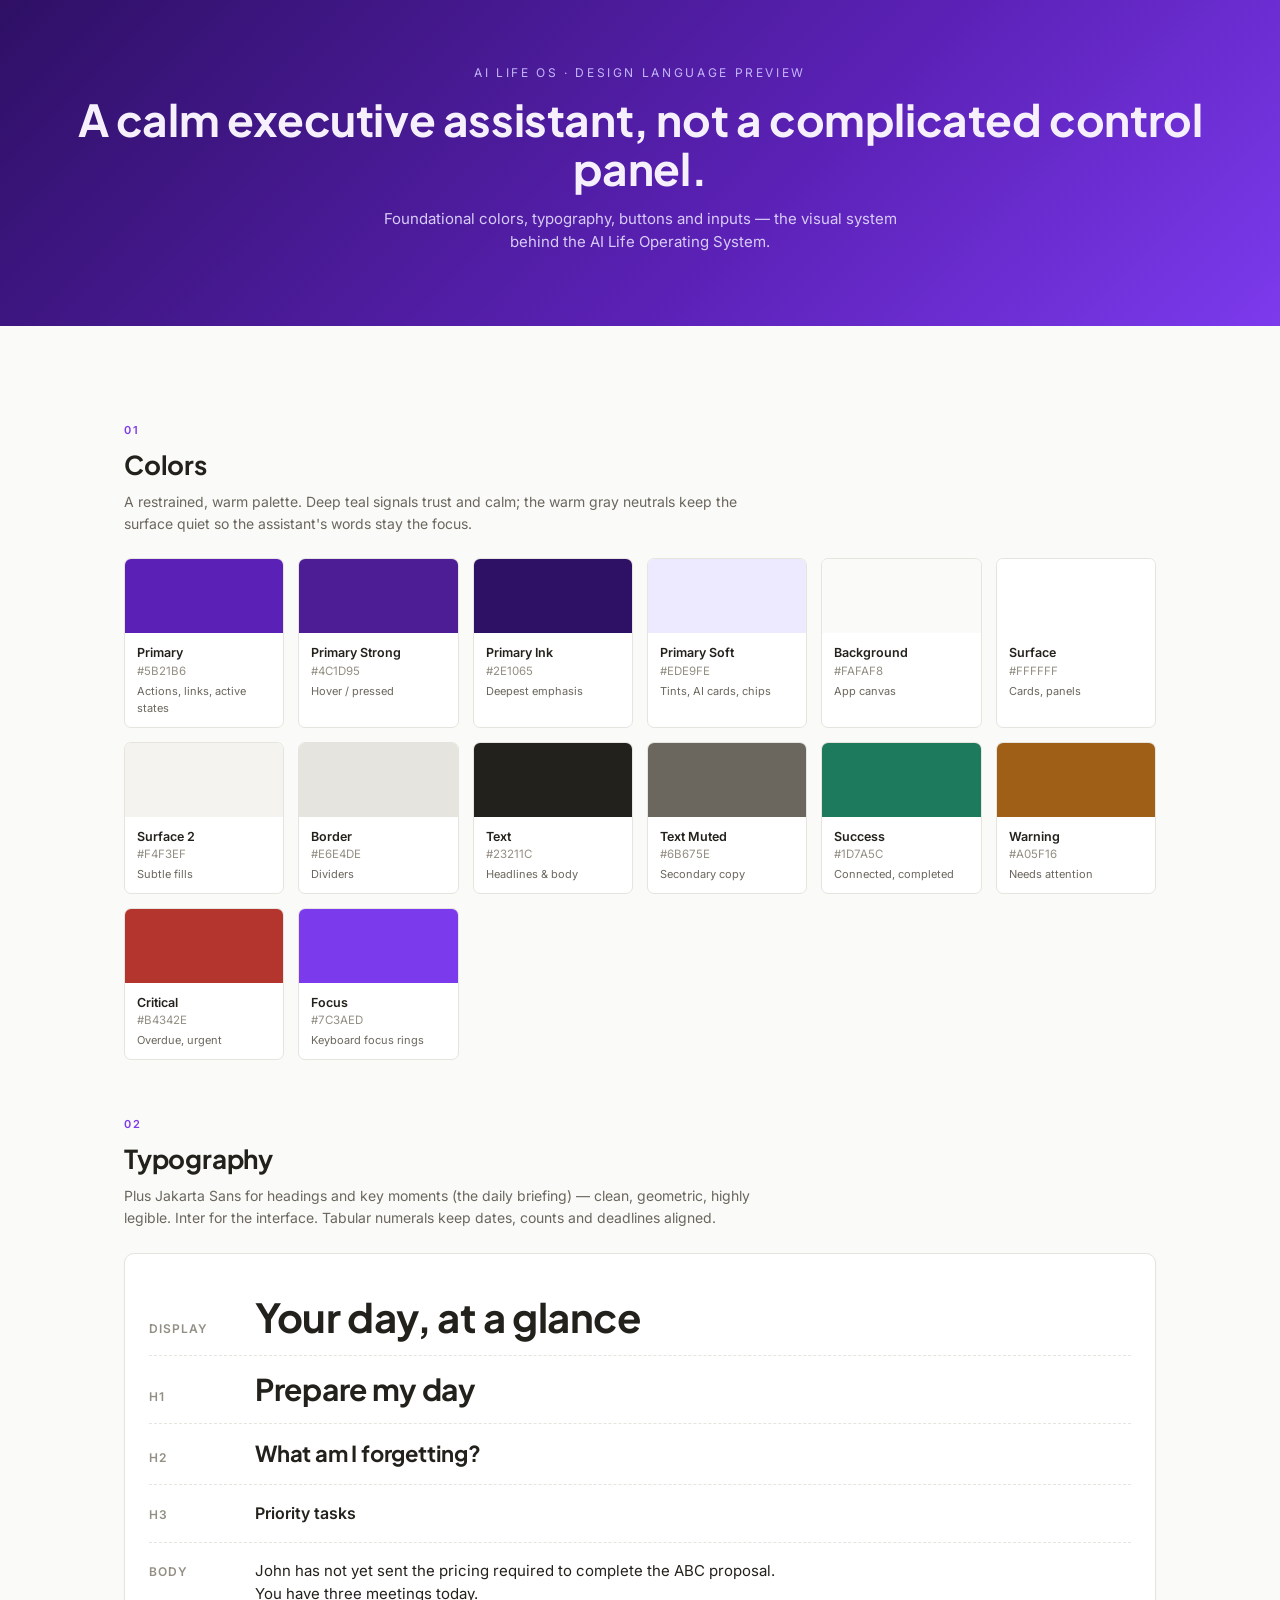
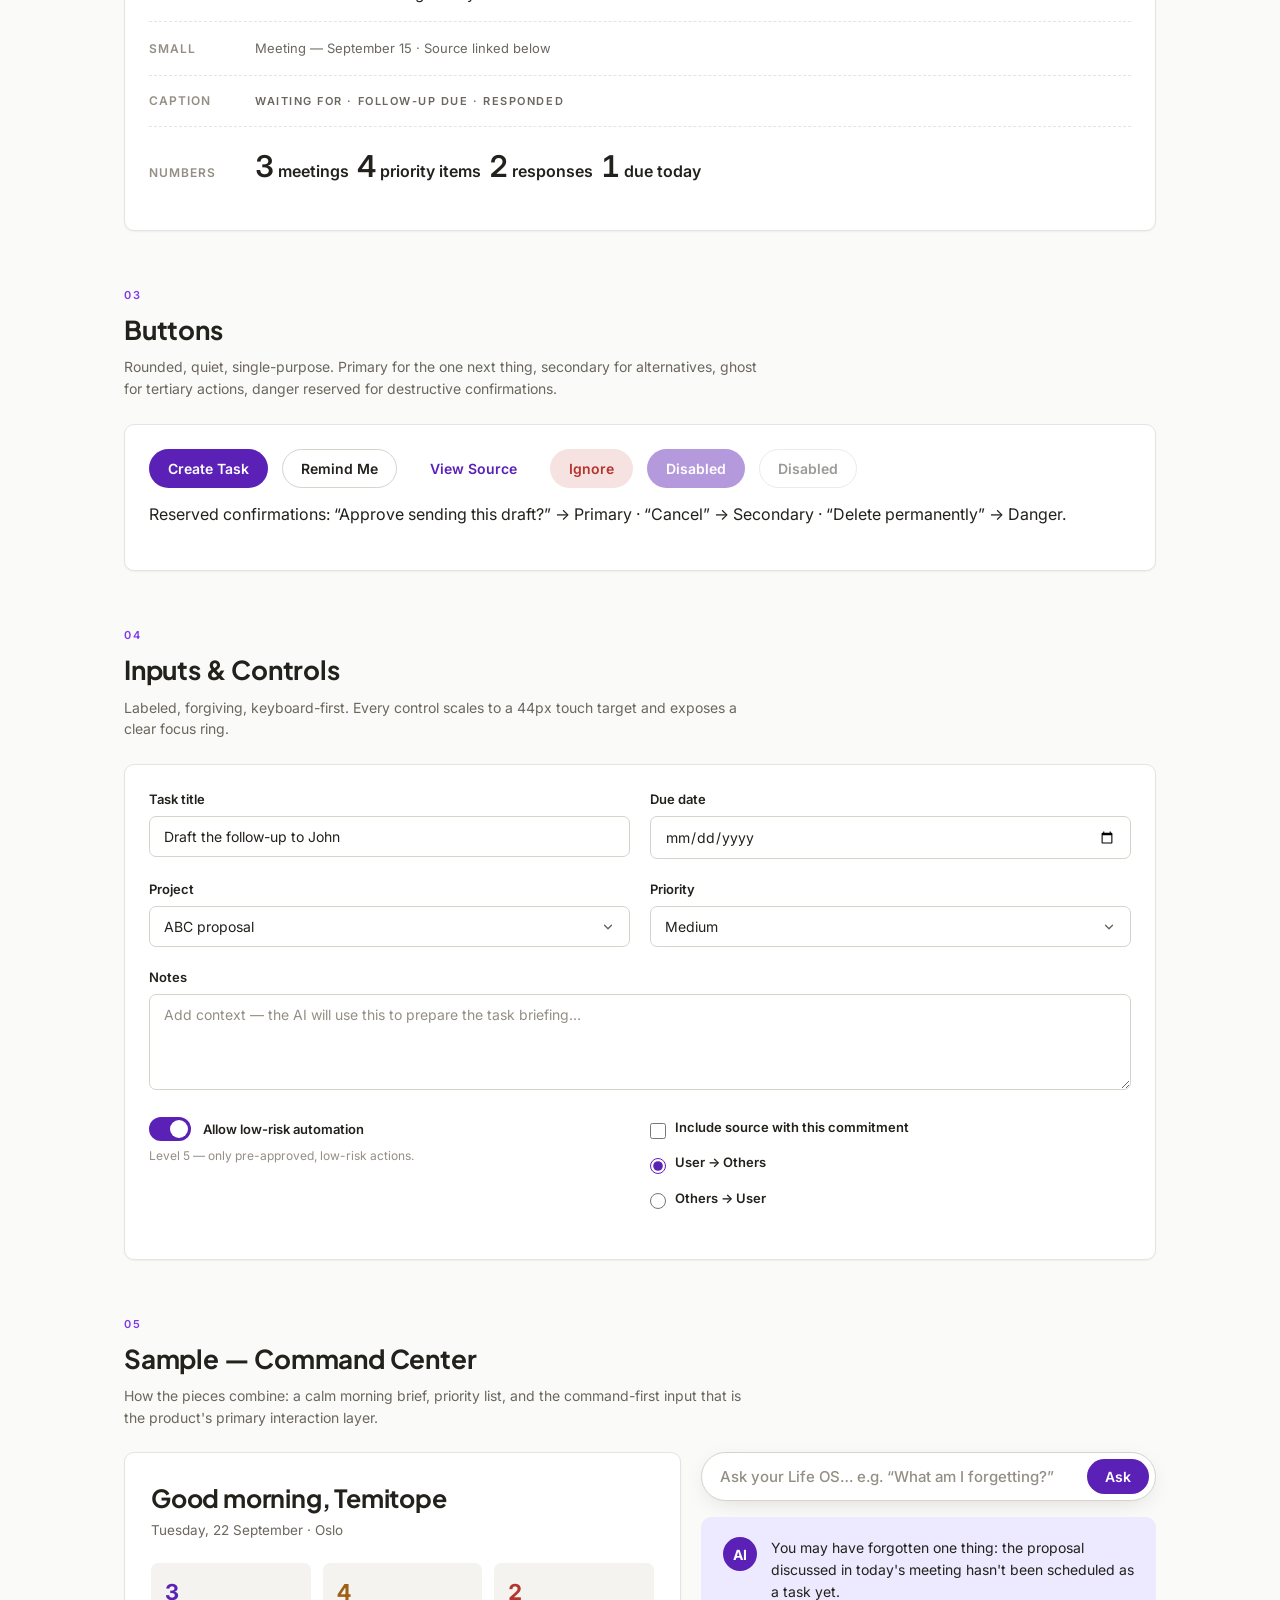
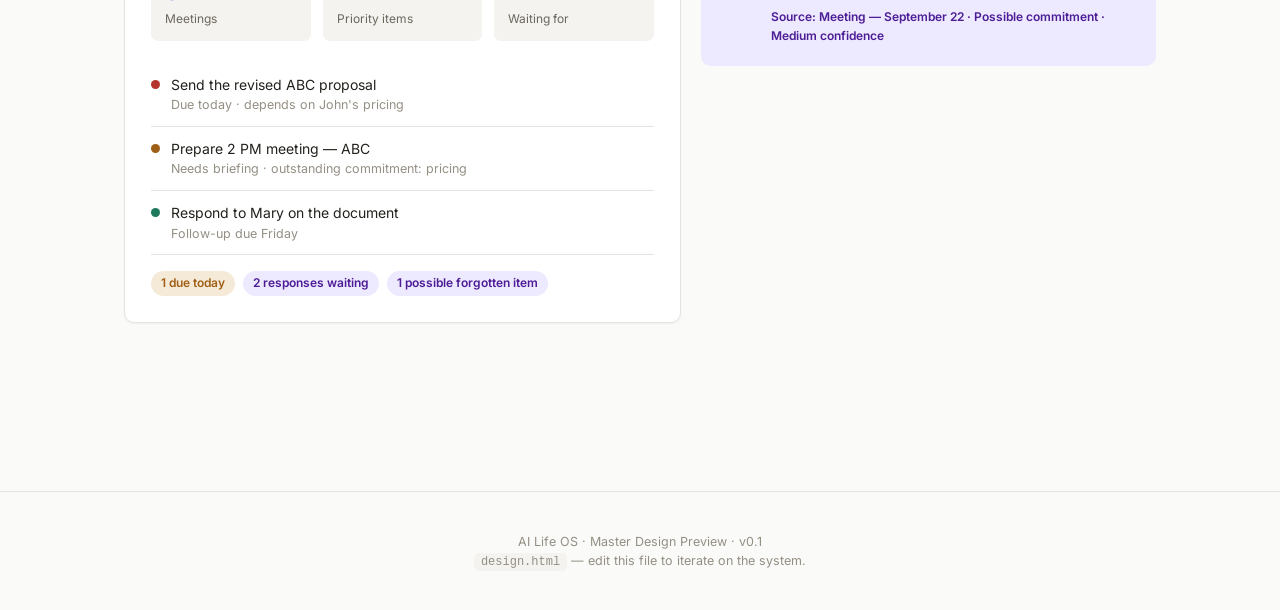
<file: design.html>
<!DOCTYPE html>
<html lang="en">
<head>
<meta charset="UTF-8">
<meta name="viewport" content="width=device-width, initial-scale=1.0">
<title>AI Life OS — Design System Preview</title>
<link rel="preconnect" href="https://fonts.googleapis.com">
<link rel="preconnect" href="https://fonts.gstatic.com" crossorigin>
<link href="https://fonts.googleapis.com/css2?family=Inter:wght@400;500;600;700&family=Plus+Jakarta+Sans:wght@500;600;700&display=swap" rel="stylesheet">
<style>
  :root {
    /* Brand */
    --primary:        #5b21b6;
    --primary-strong: #4c1d95;
    --primary-soft:   #ede9fe;
    --primary-ink:    #2e1065;

    /* Neutrals — warm, calm gray */
    --bg:        #fafaf8;
    --surface:   #ffffff;
    --surface-2: #f4f3ef;
    --border:    #e6e4de;
    --border-2:  #d6d3cb;
    --text:      #23211c;
    --text-mut:  #6b675e;
    --text-faint:#948f84;

    /* Semantic */
    --success:  #1d7a5c;
    --success-soft: #e2f1ea;
    --warning:  #a05f16;
    --warning-soft: #f5ead8;
    --danger:   #b4342e;
    --danger-soft: #f6e3e1;
    --focus:    #7c3aed;

    /* Type */
    --sans: 'Inter', system-ui, -apple-system, 'Segoe UI', Roboto, sans-serif;
    --display: 'Plus Jakarta Sans', 'Inter', system-ui, -apple-system, 'Segoe UI', Roboto, sans-serif;

    --radius: 10px;
    --radius-sm: 7px;
    --shadow-sm: 0 1px 2px rgba(20, 15, 5, .05);
    --shadow-md: 0 6px 24px -8px rgba(20, 15, 5, .16);
    --sp: 16px;
  }

  * { box-sizing: border-box; margin: 0; padding: 0; }

  body {
    font-family: var(--sans);
    background: var(--bg);
    color: var(--text);
    line-height: 1.55;
    -webkit-font-smoothing: antialiased;
  }

  /* ---------- Layout ---------- */
  header.hero {
    background: linear-gradient(135deg, #2e1065 0%, var(--primary) 60%, #7c3aed 100%);
    color: #f5f0fc;
    padding: 64px 24px 72px;
    text-align: center;
  }
  header.hero .eyebrow {
    font-size: 12px;
    letter-spacing: .22em;
    text-transform: uppercase;
    color: #c4b5fd;
    margin-bottom: 12px;
  }
  header.hero h1 {
    font-family: var(--display);
    font-weight: 700;
    font-size: clamp(28px, 4.2vw, 44px);
    line-height: 1.12;
    letter-spacing: -0.4px;
  }
  header.hero p {
    margin-top: 14px;
    font-size: 15px;
    color: #d8ccf6;
    max-width: 560px;
    margin-inline: auto;
  }

  main { max-width: 1080px; margin: 0 auto; padding: 40px 24px 96px; }

  section { margin-top: 56px; }
  .section-head { margin-bottom: 24px; }
  .section-head .kicker {
    font-size: 11px;
    font-weight: 600;
    letter-spacing: .18em;
    text-transform: uppercase;
    color: var(--focus);
  }
  .section-head h2 {
    font-family: var(--display);
    font-weight: 700;
    font-size: 26px;
    margin-top: 6px;
    letter-spacing: -0.2px;
  }
  .section-head p { color: var(--text-mut); font-size: 14px; margin-top: 6px; max-width: 640px; }

  .card {
    background: var(--surface);
    border: 1px solid var(--border);
    border-radius: var(--radius);
    box-shadow: var(--shadow-sm);
  }
  .card-pad { padding: 24px; }

  /* ---------- Colors ---------- */
  .palette { display: grid; grid-template-columns: repeat(auto-fill, minmax(158px, 1fr)); gap: 14px; }
  .swatch { border: 1px solid var(--border); border-radius: var(--radius-sm); overflow: hidden; background: var(--surface); }
  .swatch .tile { height: 74px; }
  .swatch .meta { padding: 10px 12px; }
  .swatch .meta .name { font-size: 12.5px; font-weight: 600; }
  .swatch .meta .hex { font-size: 11.5px; color: var(--text-faint); font-variant-ligatures: none; }
  .swatch .meta .use { font-size: 11px; color: var(--text-mut); margin-top: 2px; }

  /* ---------- Typography ---------- */
  .type-row { display: grid; grid-template-columns: 88px 1fr; gap: 18px; align-items: baseline; padding: 16px 0; border-bottom: 1px dashed var(--border); }
  .type-row:last-child { border-bottom: none; }
  .type-row .label { font-size: 12px; color: var(--text-faint); font-weight: 600; text-transform: uppercase; letter-spacing: .08em; }
  .t-display { font-family: var(--display); font-size: 40px; line-height: 1.14; font-weight: 700; letter-spacing: -0.4px; }
  .t-h1 { font-family: var(--display); font-size: 30px; line-height: 1.16; font-weight: 700; letter-spacing: -0.3px; }
  .t-h2 { font-family: var(--display); font-size: 22px; line-height: 1.2; font-weight: 700; letter-spacing: -0.2px; }
  .t-h3 { font-family: var(--sans); font-size: 16px; font-weight: 600; }
  .t-body { font-size: 15px; max-width: 58ch; }
  .t-small { font-size: 13px; color: var(--text-mut); }
  .t-cap { font-size: 11px; letter-spacing: .14em; text-transform: uppercase; color: var(--text-mut); font-weight: 600; }
  .t-num { font-family: var(--sans); font-weight: 600; font-variant-numeric: tabular-nums; }
  .t-num.big { font-size: 30px; }

  /* ---------- Buttons ---------- */
  .btn-grid { display: flex; flex-wrap: wrap; gap: 14px; align-items: center; }
  .btn {
    display: inline-flex; align-items: center; gap: 8px;
    font-family: var(--sans); font-size: 14px; font-weight: 600;
    padding: 10px 18px; border-radius: 999px; border: 1px solid transparent;
    cursor: pointer; transition: background .15s ease, border-color .15s ease, color .15s ease, box-shadow .15s ease;
    text-decoration: none;
  }
  .btn:focus-visible { outline: 2px solid var(--focus); outline-offset: 2px; }
  .btn-primary { background: var(--primary); color: #fff; }
  .btn-primary:hover { background: var(--primary-strong); }
  .btn-primary:active { background: var(--primary-ink); }
  .btn-secondary { background: var(--surface); color: var(--text); border-color: var(--border-2); }
  .btn-secondary:hover { border-color: var(--text-faint); background: var(--surface-2); }
  .btn-ghost { background: transparent; color: var(--primary); }
  .btn-ghost:hover { background: var(--primary-soft); }
  .btn-danger { background: var(--danger-soft); color: var(--danger); }
  .btn-danger:hover { background: #f0d4d1; }
  .btn[disabled] { opacity: .45; cursor: not-allowed; box-shadow: none; }

  /* ---------- Inputs ---------- */
  .field { margin-bottom: 20px; }
  .field label { display: block; font-size: 13px; font-weight: 600; margin-bottom: 7px; }
  .field .hint { font-size: 12px; color: var(--text-faint); margin-top: 6px; }
  .input, .select, .textarea {
    width: 100%;
    font-family: var(--sans); font-size: 14px; color: var(--text);
    background: var(--surface);
    border: 1px solid var(--border-2);
    border-radius: var(--radius-sm);
    padding: 11px 14px;
    transition: border-color .15s ease, box-shadow .15s ease;
  }
  .input::placeholder, .textarea::placeholder { color: var(--text-faint); }
  .input:hover, .select:hover, .textarea:hover { border-color: var(--text-faint); }
  .input:focus, .select:focus, .textarea:focus { outline: none; border-color: var(--focus); box-shadow: 0 0 0 3px rgba(124,58,237,.16); }
  .select { appearance: none; background-image: url("data:image/svg+xml,%3Csvg xmlns='http://www.w3.org/2000/svg' width='14' height='14' viewBox='0 0 24 24' fill='none' stroke='%236b675e' stroke-width='2.4' stroke-linecap='round' stroke-linejoin='round'%3E%3Cpolyline points='6 9 12 15 18 9'/%3E%3C/svg%3E"); background-repeat: no-repeat; background-position: right 14px center; padding-right: 40px; }
  .textarea { min-height: 96px; resize: vertical; }
  .form-grid { display: grid; grid-template-columns: 1fr 1fr; gap: 0 20px; }
  .full { grid-column: 1 / -1; }
  @media (max-width: 640px) { .form-grid { grid-template-columns: 1fr; } }

  /* Toggle */
  .toggle-row { display: flex; align-items: center; gap: 12px; font-size: 14px; }
  .toggle { position: relative; width: 42px; height: 24px; flex: none; }
  .toggle input { opacity: 0; width: 0; height: 0; }
  .toggle .track { position: absolute; inset: 0; border-radius: 999px; background: var(--border-2); transition: background .18s; }
  .toggle .track::after { content: ""; position: absolute; top: 3px; left: 3px; width: 18px; height: 18px; border-radius: 50%; background: #fff; box-shadow: var(--shadow-sm); transition: transform .18s; }
  .toggle input:checked + .track { background: var(--primary); }
  .toggle input:checked + .track::after { transform: translateX(18px); }
  .toggle input:focus-visible + .track { outline: 2px solid var(--focus); outline-offset: 2px; }

  /* Checkbox / radio */
  .choice { display: flex; align-items: center; gap: 9px; font-size: 14px; }
  .choice input { width: 16px; height: 16px; accent-color: var(--primary); }

  /* ---------- Sample UI ---------- */
  .sample-grid { display: grid; grid-template-columns: 1.1fr .9fr; gap: 20px; }
  @media (max-width: 820px) { .sample-grid { grid-template-columns: 1fr; } }

  .good-morning { padding: 26px; }
  .gm-title { font-family: var(--display); font-weight: 700; font-size: 25px; letter-spacing: -0.2px; }
  .gm-sub { color: var(--text-mut); font-size: 13.5px; margin-top: 2px; }
  .stat-row { display: grid; grid-template-columns: repeat(3, 1fr); gap: 12px; margin: 22px 0; }
  .stat { background: var(--surface-2); border-radius: var(--radius-sm); padding: 12px 14px; }
  .stat .n { font-variant-numeric: tabular-nums; font-weight: 700; font-size: 22px; color: var(--primary); }
  .stat .l { font-size: 12px; color: var(--text-mut); margin-top: 1px; }
  .stat.crit .n { color: var(--danger); }
  .stat.warn .n { color: var(--warning); }

  .item { display: flex; gap: 11px; align-items: flex-start; padding: 11px 0; border-bottom: 1px solid var(--border); }
  .item:last-child { border-bottom: none; }
  .dot { width: 9px; height: 9px; border-radius: 50%; margin-top: 6px; flex: none; }
  .dot.hi { background: var(--danger); }
  .dot.mid { background: var(--warning); }
  .dot.lo { background: var(--success); }
  .item .t { font-size: 14px; }
  .item .s { font-size: 12.5px; color: var(--text-faint); }
  .chip { display: inline-flex; align-items: center; gap: 5px; font-size: 12px; font-weight: 600; padding: 3px 10px; border-radius: 999px; }
  .chip.acc { background: var(--primary-soft); color: var(--primary-strong); }
  .chip.warn { background: var(--warning-soft); color: var(--warning); }

  .cmd-bar {
    display: flex; align-items: center; gap: 10px;
    background: var(--surface); border: 1px solid var(--border-2);
    border-radius: 999px; padding: 6px 6px 6px 18px;
    box-shadow: var(--shadow-md);
    transition: border-color .15s, box-shadow .15s;
  }
  .cmd-bar:focus-within { border-color: var(--focus); box-shadow: 0 0 0 3px rgba(124,58,237,.16); }
  .cmd-bar input { flex: 1; border: none; outline: none; background: transparent; font: 500 15px var(--sans); color: var(--text); min-width: 0; }
  .cmd-bar input::placeholder { color: var(--text-faint); }
  .cmd-btn { background: var(--primary); color: #fff; border: none; border-radius: 999px; padding: 9px 18px; font: 600 14px var(--sans); cursor: pointer; }
  .cmd-btn:hover { background: var(--primary-strong); }

  .ai-note { display: flex; gap: 14px; padding: 20px 22px; background: var(--primary-soft); border-radius: var(--radius); margin-top: 16px; }
  .ai-note .avatar { width: 34px; height: 34px; border-radius: 50%; background: var(--primary); color: #fff; display: grid; place-items: center; font-weight: 700; font-size: 14px; flex: none; }
  .ai-note .body p { font-size: 14px; }
  .ai-note .body .src { font-size: 12px; color: var(--primary-strong); margin-top: 6px; font-weight: 600; }

  footer { text-align: center; padding: 40px 24px; color: var(--text-faint); font-size: 12.5px; border-top: 1px solid var(--border); margin-top: 72px; }
  footer code { background: var(--surface-2); padding: 2px 7px; border-radius: 5px; font-size: 12px; }
</style>
</head>
<body>

<header class="hero">
  <div class="eyebrow">AI Life OS · Design Language Preview</div>
  <h1>A calm executive assistant, not a complicated control panel.</h1>
  <p>Foundational colors, typography, buttons and inputs — the visual system behind the AI Life Operating System.</p>
</header>

<main>

  <!-- Color -->
  <section id="colors">
    <div class="section-head">
      <div class="kicker">01</div>
      <h2>Colors</h2>
      <p>A restrained, warm palette. Deep teal signals trust and calm; the warm gray neutrals keep the surface quiet so the assistant's words stay the focus.</p>
    </div>
    <div class="palette">
      <div class="swatch"><div class="tile" style="background:#5b21b6"></div><div class="meta"><div class="name">Primary</div><div class="hex">#5B21B6</div><div class="use">Actions, links, active states</div></div></div>
      <div class="swatch"><div class="tile" style="background:#4c1d95"></div><div class="meta"><div class="name">Primary Strong</div><div class="hex">#4C1D95</div><div class="use">Hover / pressed</div></div></div>
      <div class="swatch"><div class="tile" style="background:#2e1065"></div><div class="meta"><div class="name">Primary Ink</div><div class="hex">#2E1065</div><div class="use">Deepest emphasis</div></div></div>
      <div class="swatch"><div class="tile" style="background:#ede9fe"></div><div class="meta"><div class="name">Primary Soft</div><div class="hex">#EDE9FE</div><div class="use">Tints, AI cards, chips</div></div></div>
      <div class="swatch"><div class="tile" style="background:#fafaf8"></div><div class="meta"><div class="name">Background</div><div class="hex">#FAFAF8</div><div class="use">App canvas</div></div></div>
      <div class="swatch"><div class="tile" style="background:#ffffff"></div><div class="meta"><div class="name">Surface</div><div class="hex">#FFFFFF</div><div class="use">Cards, panels</div></div></div>
      <div class="swatch"><div class="tile" style="background:#f4f3ef"></div><div class="meta"><div class="name">Surface 2</div><div class="hex">#F4F3EF</div><div class="use">Subtle fills</div></div></div>
      <div class="swatch"><div class="tile" style="background:#e6e4de"></div><div class="meta"><div class="name">Border</div><div class="hex">#E6E4DE</div><div class="use">Dividers</div></div></div>
      <div class="swatch"><div class="tile" style="background:#23211c"></div><div class="meta"><div class="name">Text</div><div class="hex">#23211C</div><div class="use">Headlines &amp; body</div></div></div>
      <div class="swatch"><div class="tile" style="background:#6b675e"></div><div class="meta"><div class="name">Text Muted</div><div class="hex">#6B675E</div><div class="use">Secondary copy</div></div></div>
      <div class="swatch"><div class="tile" style="background:#1d7a5c"></div><div class="meta"><div class="name">Success</div><div class="hex">#1D7A5C</div><div class="use">Connected, completed</div></div></div>
      <div class="swatch"><div class="tile" style="background:#a05f16"></div><div class="meta"><div class="name">Warning</div><div class="hex">#A05F16</div><div class="use">Needs attention</div></div></div>
      <div class="swatch"><div class="tile" style="background:#b4342e"></div><div class="meta"><div class="name">Critical</div><div class="hex">#B4342E</div><div class="use">Overdue, urgent</div></div></div>
      <div class="swatch"><div class="tile" style="background:#7c3aed"></div><div class="meta"><div class="name">Focus</div><div class="hex">#7C3AED</div><div class="use">Keyboard focus rings</div></div></div>
    </div>
  </section>

  <!-- Typography -->
  <section id="type">
    <div class="section-head">
      <div class="kicker">02</div>
      <h2>Typography</h2>
      <p>Plus Jakarta Sans for headings and key moments (the daily briefing) — clean, geometric, highly legible. Inter for the interface. Tabular numerals keep dates, counts and deadlines aligned.</p>
    </div>
    <div class="card card-pad">
      <div class="type-row"><div class="label">Display</div><div class="t-display">Your day, at a glance</div></div>
      <div class="type-row"><div class="label">H1</div><div class="t-h1">Prepare my day</div></div>
      <div class="type-row"><div class="label">H2</div><div class="t-h2">What am I forgetting?</div></div>
      <div class="type-row"><div class="label">H3</div><div class="t-h3">Priority tasks</div></div>
      <div class="type-row"><div class="label">Body</div><div class="t-body">John has not yet sent the pricing required to complete the ABC proposal. You have three meetings today.</div></div>
      <div class="type-row"><div class="label">Small</div><div class="t-small">Meeting — September 15 · Source linked below</div></div>
      <div class="type-row"><div class="label">Caption</div><div class="t-cap">Waiting for · Follow-up due · Responded</div></div>
      <div class="type-row"><div class="label">Numbers</div><div class="t-num"><span class="t-num big">3</span> meetings&nbsp;&nbsp;<span class="t-num big">4</span> priority items&nbsp;&nbsp;<span class="t-num big">2</span> responses&nbsp;&nbsp;<span class="t-num big">1</span> due today</div></div>
    </div>
  </section>

  <!-- Buttons -->
  <section id="buttons">
    <div class="section-head">
      <div class="kicker">03</div>
      <h2>Buttons</h2>
      <p>Rounded, quiet, single-purpose. Primary for the one next thing, secondary for alternatives, ghost for tertiary actions, danger reserved for destructive confirmations.</p>
    </div>
    <div class="card card-pad">
      <div class="btn-grid">
        <button class="btn btn-primary">Create Task</button>
        <button class="btn btn-secondary">Remind Me</button>
        <button class="btn btn-ghost">View Source</button>
        <button class="btn btn-danger">Ignore</button>
        <button class="btn btn-primary" disabled>Disabled</button>
        <button class="btn btn-secondary" disabled>Disabled</button>
      </div>
      <p class="field hint" style="margin-top:14px">Reserved confirmations: “Approve sending this draft?” → Primary · “Cancel” → Secondary · “Delete permanently” → Danger.</p>
    </div>
  </section>

  <!-- Inputs -->
  <section id="inputs">
    <div class="section-head">
      <div class="kicker">04</div>
      <h2>Inputs &amp; Controls</h2>
      <p>Labeled, forgiving, keyboard-first. Every control scales to a 44px touch target and exposes a clear focus ring.</p>
    </div>
    <div class="card card-pad">
      <div class="form-grid">
        <div class="field">
          <label for="in-name">Task title</label>
          <input class="input" id="in-name" type="text" value="Draft the follow-up to John">
        </div>
        <div class="field">
          <label for="in-due">Due date</label>
          <input class="input" id="in-due" type="date">
        </div>
        <div class="field">
          <label for="in-project">Project</label>
          <select class="select" id="in-project">
            <option>ABC proposal</option>
            <option>Client onboarding</option>
            <option>Q4 planning</option>
            <option>— No project —</option>
          </select>
        </div>
        <div class="field">
          <label for="in-priority">Priority</label>
          <select class="select" id="in-priority">
            <option>High</option>
            <option selected>Medium</option>
            <option>Low</option>
          </select>
        </div>
        <div class="field full">
          <label for="in-notes">Notes</label>
          <textarea class="textarea" id="in-notes" placeholder="Add context — the AI will use this to prepare the task briefing…"></textarea>
        </div>
        <div class="field">
          <div class="toggle-row">
            <span class="toggle"><input type="checkbox" id="tg-autonomy" checked><span class="track"></span></span>
            <label for="tg-autonomy" style="margin:0">Allow low-risk automation</label>
          </div>
          <div class="hint">Level 5 — only pre-approved, low-risk actions.</div>
        </div>
        <div class="field">
          <div class="choice"><input type="checkbox" id="ck-source"><label for="ck-source">Include source with this commitment</label></div>
          <div class="choice" style="margin-top:8px"><input type="radio" name="k" id="rad1" checked><label for="rad1">User → Others</label></div>
          <div class="choice" style="margin-top:8px"><input type="radio" name="k" id="rad2"><label for="rad2">Others → User</label></div>
        </div>
      </div>
    </div>
  </section>

  <!-- Sample UI -->
  <section id="sample">
    <div class="section-head">
      <div class="kicker">05</div>
      <h2>Sample — Command Center</h2>
      <p>How the pieces combine: a calm morning brief, priority list, and the command-first input that is the product's primary interaction layer.</p>
    </div>
    <div class="sample-grid">
      <div class="card good-morning">
        <div class="gm-title">Good morning, Temitope</div>
        <div class="gm-sub">Tuesday, 22 September · Oslo</div>
        <div class="stat-row">
          <div class="stat"><div class="n">3</div><div class="l">Meetings</div></div>
          <div class="stat warn"><div class="n">4</div><div class="l">Priority items</div></div>
          <div class="stat crit"><div class="n">2</div><div class="l">Waiting for</div></div>
        </div>
        <div class="item"><span class="dot hi"></span><div><div class="t">Send the revised ABC proposal</div><div class="s">Due today · depends on John's pricing</div></div></div>
        <div class="item"><span class="dot mid"></span><div><div class="t">Prepare 2 PM meeting — ABC</div><div class="s">Needs briefing · outstanding commitment: pricing</div></div></div>
        <div class="item"><span class="dot lo"></span><div><div class="t">Respond to Mary on the document</div><div class="s">Follow-up due Friday</div></div></div>
        <div style="margin-top:16px; display:flex; gap:8px; flex-wrap:wrap">
          <span class="chip warn">1 due today</span>
          <span class="chip acc">2 responses waiting</span>
          <span class="chip acc">1 possible forgotten item</span>
        </div>
      </div>

      <div>
        <div class="cmd-bar">
          <input type="text" placeholder="Ask your Life OS… e.g. “What am I forgetting?”">
          <button class="cmd-btn">Ask</button>
        </div>
        <div class="ai-note">
          <div class="avatar">AI</div>
          <div class="body">
            <p>You may have forgotten one thing: the proposal discussed in today's meeting hasn't been scheduled as a task yet.</p>
            <div class="src">Source: Meeting — September 22 · Possible commitment · Medium confidence</div>
          </div>
        </div>
      </div>
    </div>
  </section>

</main>

<footer>
  AI Life OS · Master Design Preview · v0.1<br>
  <code>design.html</code> — edit this file to iterate on the system.
</footer>

</body>
</html>
</file>
